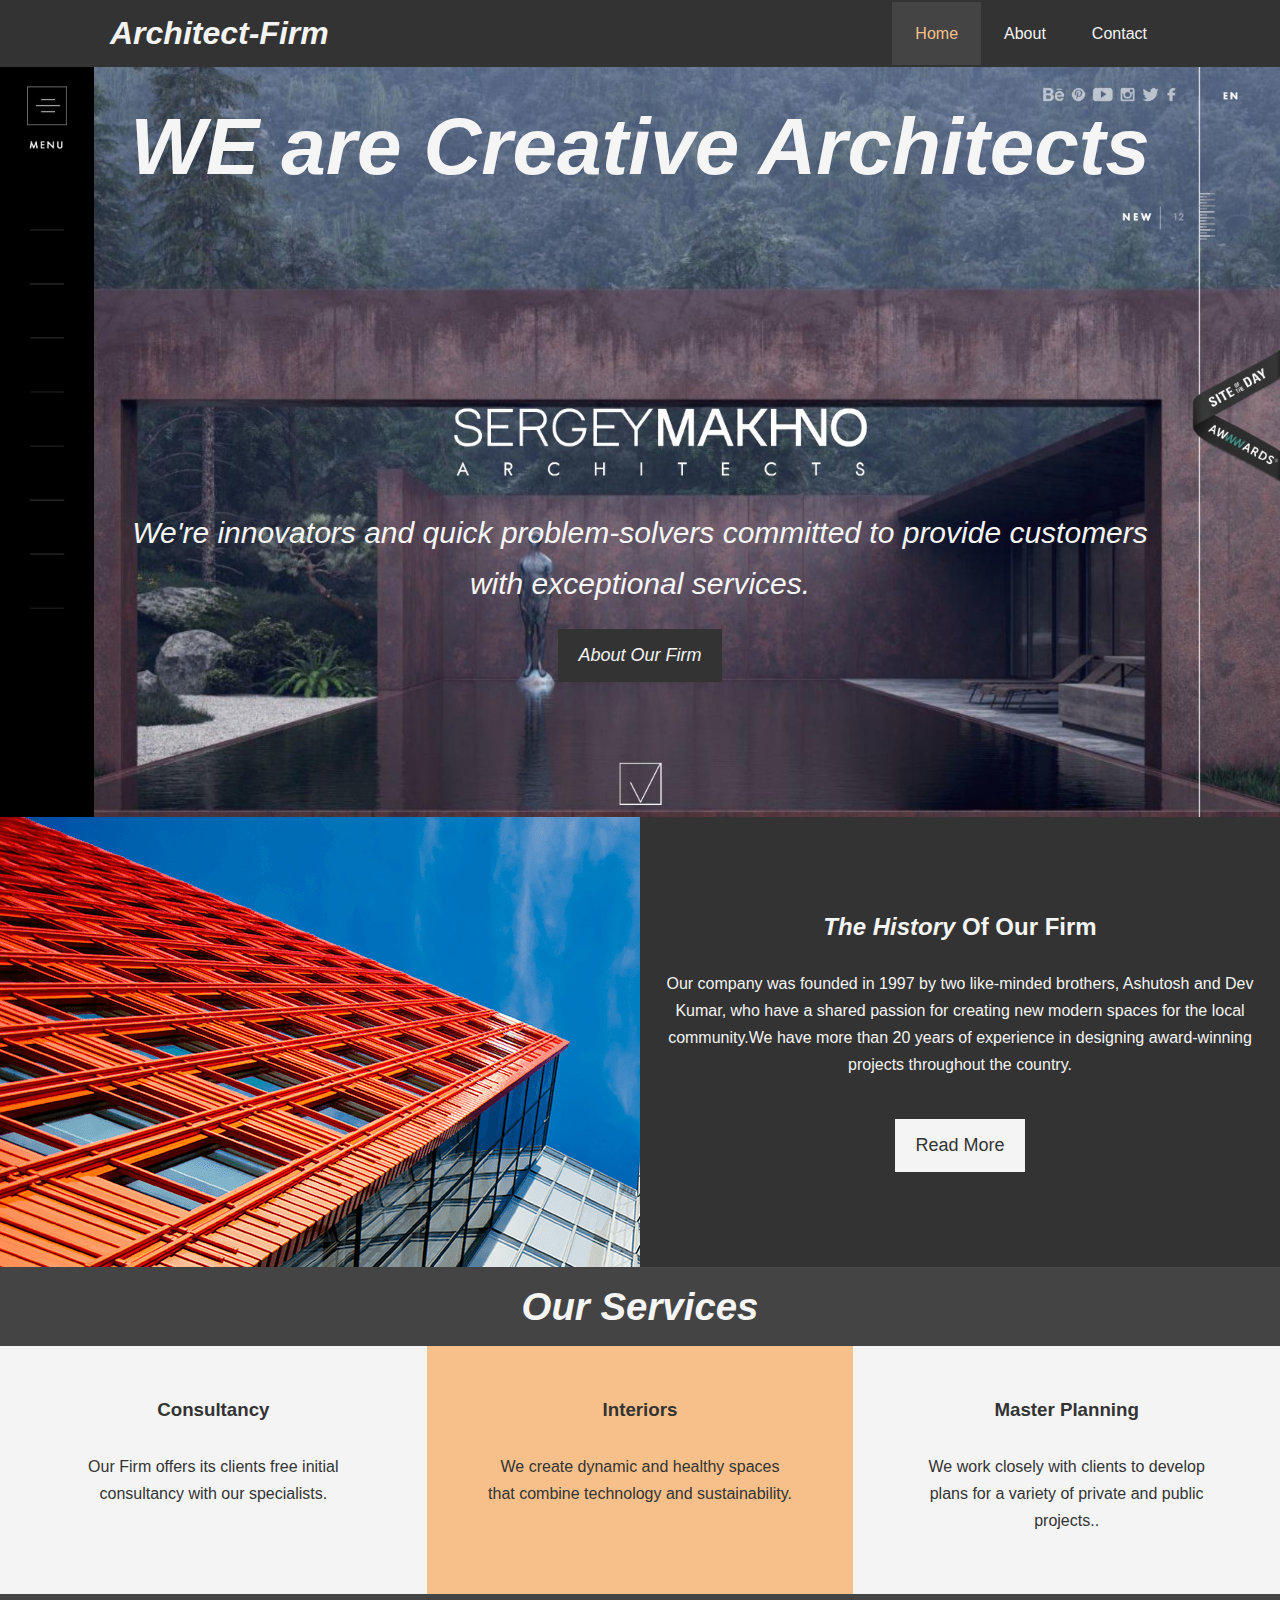
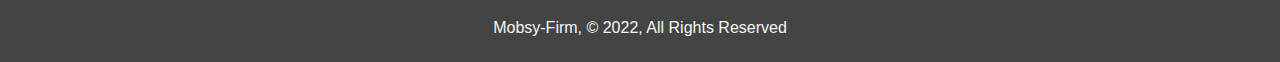
<file: index.html>
<!DOCTYPE html>
<html lang="en">
<head>
  <meta charset="UTF-8">
  <meta http-equiv="X-UA-Compatible" content="IE=edge">
  <meta name="viewport" content="width=device-width, initial-scale=1.0">
  <link rel="stylesheet" href="https://cdnjs.cloudflare.com/ajax/libs/font-awesome/5.15.3/css/all.min.css" integrity="sha512-iBBXm8fW90+nuLcSKlbmrPcLa0OT92xO1BIsZ+ywDWZCvqsWgccV3gFoRBv0z+8dLJgyAHIhR35VZc2oM/gI1w==" crossorigin="anonymous" referrerpolicy="no-referrer" />
  <link rel="stylesheet" href="css/main.css">
  <title>Architect-Firm | Home</title>
</head>
<body>
  <header>

    <!-- Navbar -->
    <nav id="navbar" class="bg-dark">
      <div class="container">
        <div class="flex-container-main">
          <h1 class="logo"><a href="index.html"><i>Architect-Firm</i></a></h1>
          <ul class="flex-container-li">
            <li><a class="current" href="index.html">Home</a></li>
            <li><a href="about.html">About</a></li>
            <li><a href="contact.html">Contact</a></li>
          </ul>
        </div>
      </div>
    </nav>

    <!-- Showcase -->
    <div id="showcase">
      <div class="container">
        <div class="flex-container-showcase">
          <h1>WE  <span class="text-secondary"></span> are Creative Architects</h1>
          <p>We're innovators and quick problem-solvers committed to provide customers with exceptional services.</p>
          <a href="about.html" class="btn-dark">About Our Firm</a>
        </div>
      </div>
    </div>
  </header>

  <!-- Home Info -->
  <section id="home-info" class="bg-dark">
    <div class="grid-container-home-info-main">
      <div class="info-img"></div>
      <div class="info-content">
        <h2><span class="text-secondary">The History</span> Of Our Firm</h2>
        <p>Our company was founded in 1997 by two like-minded brothers, Ashutosh and Dev Kumar, who have a shared passion for creating new modern spaces for the local community.We have more than 20 years of experience in designing award-winning projects throughout the country.</p>
        <a href="about.html" class="btn-light">Read More</a>
      </div>
    </div>
  </section>

  <!-- Features -->
  <section id="features">
    <h1 class="ok">Our Services</h1>
    <div class="grid-container-features">
      <div class="box bg-light con">
        <i class="fas fa-hotel fa-3x"></i>
        <h3>Consultancy</h3>
        <p>Our Firm offers its clients free initial consultancy with our specialists.</p>
      </div>
      <div class="box bg-secondary" id="put">
     
        <h3>Interiors</h3>
        <p>We create dynamic and healthy spaces that combine technology and sustainability.</p>
      </div>
      <div class="box bg-light">
        <!-- <i class="fas fa-dumbbell fa-3x"></i> -->
        <h3>Master Planning</h3>
        <p>We work closely with clients to develop plans for a variety of private and public projects..</p>
      </div>
    </div>
  </section>

  <footer id="main-footer">
    <p>Mobsy-Firm, &copy; 2022, All Rights Reserved</p>
  </footer>
</body>
</html>
</file>
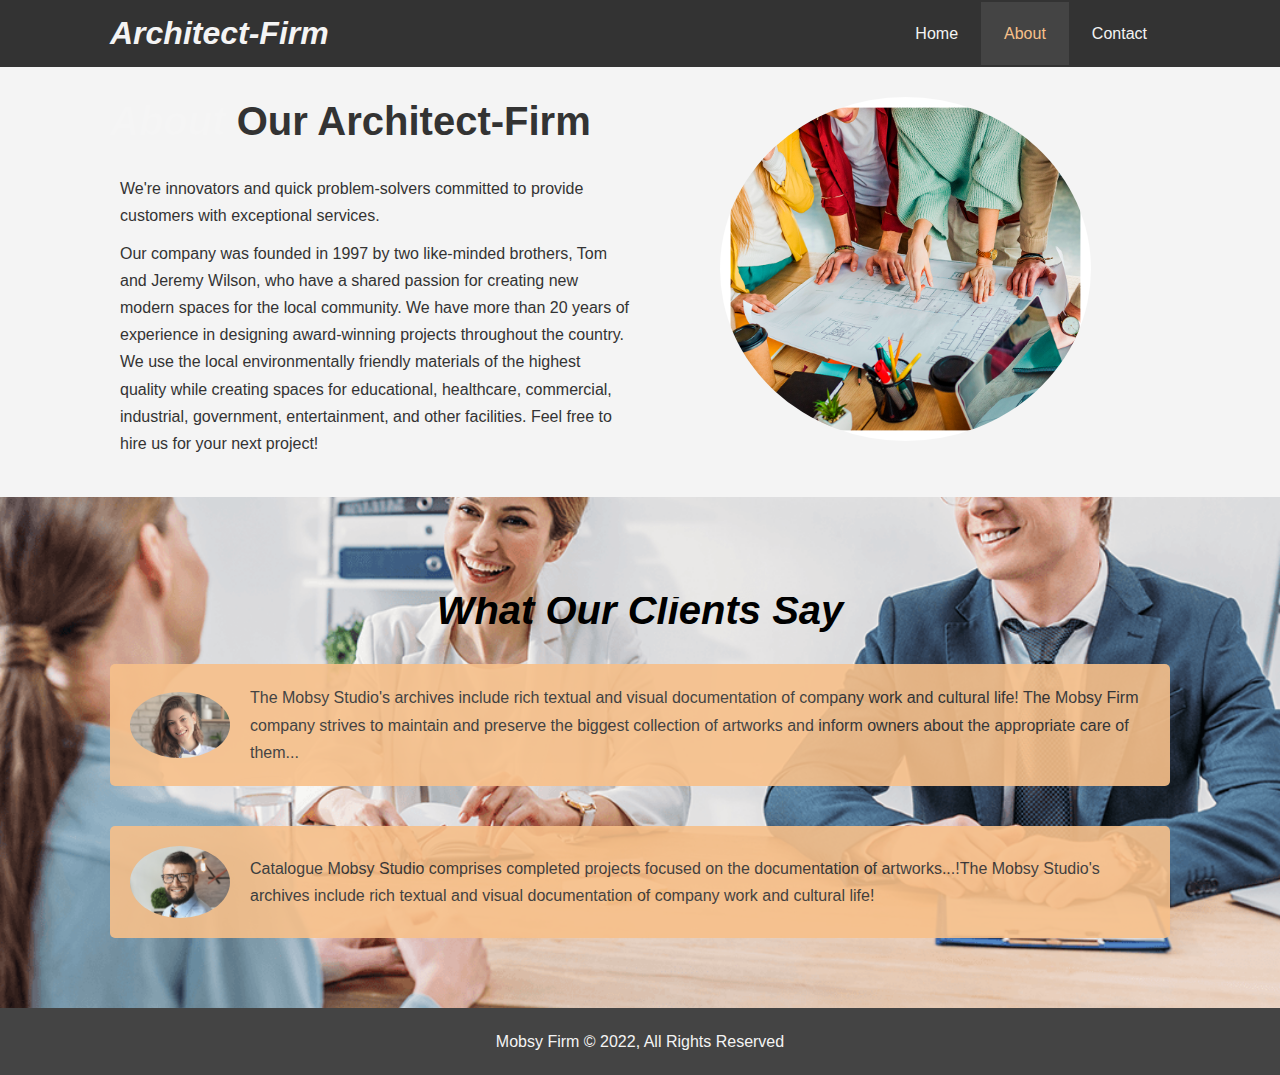
<file: about.html>
<!DOCTYPE html>
<html lang="en">
<head>
  <meta charset="UTF-8">
  <meta http-equiv="X-UA-Compatible" content="IE=edge">
  <meta name="viewport" content="width=device-width, initial-scale=1.0">
  <link rel="stylesheet" href="css/main.css">
  <title> Architect-Firm | About</title>
</head>
<body>
  <header>

    <!-- Navbar -->
    <nav id="navbar" class="bg-dark">
      <div class="container">
        <div class="flex-container-main">
          <h1 class="logo"><a href="index.html"><i>Architect-Firm</i></a></h1>
          <ul class="flex-container-li">
            <li><a href="index.html">Home</a></li>
            <li><a class="current" href="about.html">About</a></li>
            <li><a href="contact.html">Contact</a></li>
          </ul>
        </div>
      </div>
    </nav>
  </header>

  <!-- About Info -->
  <section id="about-info" class="bg-light py-3">
    <div class="container">
      <div class="grid-container-about-info">
        <div class="info-text">
          <h1 class="l-heading"><span class="text-secondary">About</span> Our Architect-Firm</h1>
          <p>We're innovators and quick problem-solvers committed to provide customers with exceptional services.</p>
          <p>
            Our company was founded in 1997 by two like-minded brothers, Tom and Jeremy Wilson, who have a shared passion for creating new modern spaces for the local community.
            We have more than 20 years of experience in designing award-winning projects throughout the country. We use the local environmentally friendly materials of the highest quality while creating spaces for educational, healthcare, commercial, industrial, government, entertainment, and other facilities. Feel free to hire us for your next project!</p>
        </div>
        <div class="info-image">
          <img src="./img/img1.png" alt="firm">
        </div>
      </div>
    </div>
  </section>
  
  <!-- Testimonials -->
  <section id="testimonials" class="py-3">
    <div class="container">
      <h2>What Our Clients Say</h2>
      <div class="flex-container-testimonials-main">
        <div class="testimonial bg-secondary">
          <img src="./img/person1.png" alt="person-1">
          <div>The Mobsy Studio's archives include rich textual and visual documentation of company work and cultural life! The Mobsy Firm company strives to maintain and preserve the biggest collection of artworks and inform owners about the appropriate care of them...</div>
        </div>
        <div class="testimonial bg-secondary">
          <img src="./img/person2.png" alt="person-2">
          <div>Catalogue Mobsy Studio comprises completed projects focused on the documentation of artworks...!The Mobsy Studio's archives include rich textual and visual documentation of company work and cultural life!</div>
        </div>
      </div>
    </div>
  </section>

  <footer id="main-footer">
    <p>Mobsy Firm &copy; 2022, All Rights Reserved</p>
  </footer>
</body>
</html>
</file>
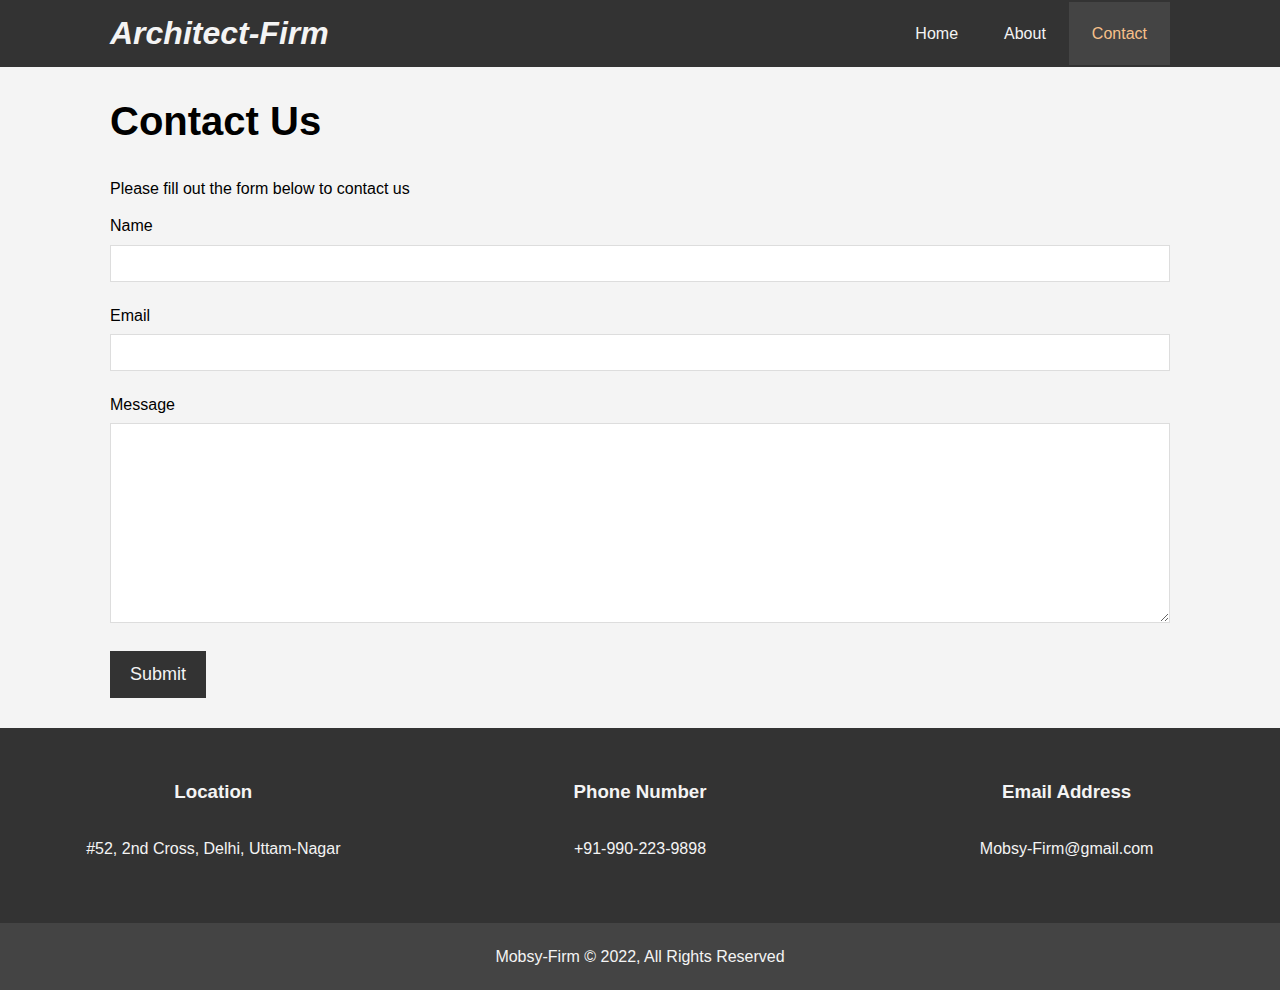
<file: contact.html>
<!DOCTYPE html>
<html lang="en">
<head>
  <meta charset="UTF-8">
  <meta http-equiv="X-UA-Compatible" content="IE=edge">
  <meta name="viewport" content="width=device-width, initial-scale=1.0">
  <link rel="stylesheet" href="https://cdnjs.cloudflare.com/ajax/libs/font-awesome/5.15.3/css/all.min.css" integrity="sha512-iBBXm8fW90+nuLcSKlbmrPcLa0OT92xO1BIsZ+ywDWZCvqsWgccV3gFoRBv0z+8dLJgyAHIhR35VZc2oM/gI1w==" crossorigin="anonymous" referrerpolicy="no-referrer" />
  <link rel="stylesheet" href="css/main.css">
  <title>Architect-Firm | Contact</title>
</head>
<body>
  <header>

    <!-- Navbar -->
    <nav id="navbar" class="bg-dark">
      <div class="container">
        <div class="flex-container-main">
          <h1 class="logo"><a href="index.html"><i>Architect-Firm</i></a></h1>
          <ul class="flex-container-li">
            <li><a href="index.html">Home</a></li>
            <li><a href="about.html">About</a></li>
            <li><a class="current" href="contact.html">Contact</a></li>
          </ul>
        </div>
      </div>
    </nav>
  </header>

  <!-- Contact Form -->
  <section id="contact-form" class="py-3">
    <div class="container">
      <h1 class="l-heading"><span class="text-secondary"></span>Contact Us</h1>
      <p>Please fill out the form below to contact us</p>

      <form name = "contact" >
       
        <div class="form-group">
          <label for="name">Name</label>
          <input type="text" name="name" id="name" required>
        </div>
        <div class="form-group">
          <label for="email">Email</label>
          <input type="email" name="email" id="email" required>
        </div>
        <div class="form-group">
          <label for="message">Message</label>
          <textarea name="message" id="message"></textarea> 
        </div>
        <div class="my-2">
          <a href="index.html"><button class="btn-dark" id="butn">Submit</button></a>
        </div>
      </form>
    </div>
  </section>

  <!-- Contact Info -->
  <section id="contact-info" class="bg-dark">
    <div class="grid-container-contact-info">
      <div class="box">
        <i class="fas fa-hotel fa-3x"></i>
        <h3>Location</h3>
        <p>#52, 2nd Cross, Delhi, Uttam-Nagar</p>
      </div>
      <div class="box">
        <i class="fas fa-phone fa-3x"></i>
        <h3>Phone Number</h3>
        <p>+91-990-223-9898</p>
      </div>
      <div class="box">
        <i class="fas fa-envelope fa-3x"></i>
        <h3>Email Address</h3>
        <p>Mobsy-Firm@gmail.com</p>
      </div>
    </div>
    </div>
  </section>

  <footer id="main-footer">
    <p>Mobsy-Firm &copy; 2022, All Rights Reserved</p>
  </footer>

</body>


</html>
</file>
<file: css/main.css>
* {
    margin: 0;
    padding: 0;
    -webkit-box-sizing: border-box;
            box-sizing: border-box;
  }
  
  body {
    font-family: 'Segoe UI', Tahoma, Geneva, Verdana, sans-serif;
    line-height: 1.7em;
  }
  
  a {
    color: #333;
    text-decoration: none;
  }
  
  h1, h2, h3 {
    padding-bottom: 20px;
  }
  
  p {
    margin: 10px;
  }
  
  .btn-light, .btn-dark {
    display: inline-block;
    font-size: 18px;
    padding: 13px 20px;
    border: none;
    cursor: pointer;
    text-decoration: none;
  }
  
  .container {
    margin: auto;
    max-width: 1100px;
    overflow: auto;
    padding: 0 20px;
  }
  
  .btn-light {
    background: #f4f4f4;
    color: #333;
  }
  
  .btn-dark {
    background: #333;
    color: #f4f4f4;
  }
  
  .bg-light {
    background: #f4f4f4;
    color: #333;
  }
  
  .bg-dark {
    background: #333;
    color: #f4f4f4;
  }
  
  .bg-secondary {
    background: #f7c08a;
    color: #333;
  }
  
  .py-1 {
    padding: 10px 0;
  }
  
  .py-2 {
    padding: 20px 0;
  }
  
  .py-3 {
    padding: 30px 0;
  }
  
  .text-secondary {
    color: whitesmoke;
    font-style: italic;
  }
  
  .l-heading {
    font-size: 40px;
    line-height: 1.2;
  }
  
  #navbar {
    color: #f4f4f4;
  }
  
  #navbar .container {
    overflow: hidden;
  }
  
  #navbar .flex-container-main {
    display: -webkit-box;
    display: -ms-flexbox;
    display: flex;
    -webkit-box-pack: justify;
        -ms-flex-pack: justify;
            justify-content: space-between;
  }
  
  #navbar .flex-container-main a {
    color: #f4f4f4;
  }
  
  #navbar .flex-container-main ul {
    list-style: none;
  }
  
  #navbar .flex-container-main h1 {
    padding-top: 20px;
  }
  
  #navbar .flex-container-li {
    display: -webkit-box;
    display: -ms-flexbox;
    display: flex;
    -webkit-box-pack: justify;
        -ms-flex-pack: justify;
            justify-content: space-between;
    padding-top: 20px;
  }
  
  #navbar .flex-container-li a {
    padding: 23px;
    text-align: center;
  }
  
  #navbar .flex-container-li a:hover,
  #navbar .flex-container-li a.current {
    background: #444;
    color: #f7c08a;
  }
  
  #showcase {
    background: url("../img/img4.jpg") no-repeat center center/cover;
    height: 750px;
  }
  .put{
    background-image: url("../img/img1.png") ;
  }
  #showcase .flex-container-showcase {
    color:  whitesmoke;
    display: -webkit-box;
    display: -ms-flexbox;
    display: flex;
    font-style: italic;
    -webkit-box-orient: vertical;
    -webkit-box-direction: normal;
        -ms-flex-direction: column;
            flex-direction: column;
    -webkit-box-pack: center;
        -ms-flex-pack: center;
            justify-content: center;
    -webkit-box-align: center;
        -ms-flex-align: center;
            align-items: center;
    padding-top: 20px;
  }
  
  #showcase .flex-container-showcase h1 {
    font-size: 80px;
    line-height: 1.5em;
  }
  
  #showcase .flex-container-showcase p {
    font-size: 30px;
    padding-top: 270px;
    text-align: center;
    color: whitesmoke;
    padding-bottom: 10px;
    line-height: 1.7em;
  }
  
  #showcase .flex-container-showcase a.btn-dark:hover {
    background: #f7c08a;
    color: #333;
    padding-bottom: 30px;
  }
  
  #home-info {
    background: #333;
    color: #f4f4f4;
    height: 450px;
  }
  .ok{
    text-align: center;
    font-style: italic;
    font-size: 3vw;
    padding: 2vw;
    background-color: #444;
    color: whitesmoke;
  }
  #home-info .grid-container-home-info-main {
    display: -ms-grid;
    display: grid;
    -ms-grid-columns: (1fr);
        grid-template-columns: repeat(2, 1fr);
  }
  
  #home-info .info-img {
    background: url("../img/img3.png") no-repeat;
    min-height: 100%;
  }
  
  #home-info .info-content {
    display: -webkit-box;
    display: -ms-flexbox;
    display: flex;
    -webkit-box-orient: vertical;
    -webkit-box-direction: normal;
        -ms-flex-direction: column;
            flex-direction: column;
    -webkit-box-pack: center;
        -ms-flex-pack: center;
            justify-content: center;
    -webkit-box-align: center;
        -ms-flex-align: center;
            align-items: center;
    height: 450px;
    text-align: center;
    overflow: hidden;
  }
  
  #home-info .info-content p {
    padding-bottom: 30px;
  }
  
  #home-info .info-content a.btn-light:hover {
    background: #f7c08a;
    
  }
  
  #features .grid-container-features {
    display: -ms-grid;
    display: grid;
    -ms-grid-columns: (1fr);
        grid-template-columns: repeat(3, 1fr);
  }
  
  #features .grid-container-features .box {
    padding: 50px;
    text-align: center;
  }
  
  #features .grid-container-features .box i {
    margin-bottom: 10px;
  }
  
  #about-info .grid-container-about-info {
    display: -ms-grid;
    display: grid;
    -ms-grid-columns: (1fr);
        grid-template-columns: repeat(2, 1fr);
  }
  
  #about-info .info-image img {
    display: block;
    margin: auto;
    width: 70%;
    border-radius: 50%;
  }
  
  #testimonials {
    height: 100%;
    background: url(../img/img9.png) no-repeat center center/cover;
    padding-top: 100px;
  }
  
  #testimonials h2 {
    color: black;
    font-style: italic;
    text-align: center;
    font-size: 40px;
    padding-bottom: 40px;
  }
  
  #testimonials .testimonial {
    display: -webkit-box;
    display: -ms-flexbox;
    display: flex;
    -webkit-box-pack: justify;
        -ms-flex-pack: justify;
            justify-content: space-between;
    -webkit-box-align: center;
        -ms-flex-align: center;
            align-items: center;
    padding: 20px;
    margin-bottom: 40px;
    border-radius: 5px;
    opacity: 0.9;
  }
  
  #testimonials .testimonial img {
    width: 100px;
    margin-right: 20px;
    border-radius: 50%;
  }
  
  #contact-form {
    background: #f4f4f4;
  }
  
  #contact-form p {
    margin-left: 0px;
  }
  
  #contact-form .form-group {
    margin-bottom: 20px;
  }
  
  #contact-form .form-group label {
    display: block;
    margin-bottom: 5px;
  }
  
  #contact-form .form-group input,
  #contact-form .form-group textarea {
    width: 100%;
    padding: 10px;
    border: 1px solid #ddd;
  }
  
  #contact-form .form-group textarea {
    height: 200px;
  }
  
  #contact-form .form-group input:focus,
  #contact-form .form-group textarea:focus {
    outline: none;
    border-color: #f7c08a;
  }
  
  #contact-form button:hover {
    background: #f7c08a;
    color: #333;
  }
  
  #contact-info .grid-container-contact-info {
    display: -ms-grid;
    display: grid;
    -ms-grid-columns: (1fr);
   grid-template-columns: repeat(3, 1fr);
  }
  
  #contact-info .grid-container-contact-info .box {
    padding: 50px;
    text-align: center;
  }
  
  #contact-info .grid-container-contact-info .box i {
    margin-bottom: 10px;
  }
  
  #main-footer {
    text-align: center;
    background: #444;
    color: #f4f4f4;
    padding: 10px;
  }
  
  @media (max-width: 768px) {
    #navbar .flex-container-main {
      -webkit-box-orient: vertical;
      -webkit-box-direction: normal;
          -ms-flex-direction: column;
              flex-direction: column;
      -webkit-box-pack: center;
          -ms-flex-pack: center;
              justify-content: center;
      -webkit-box-align: center;
          -ms-flex-align: center;
              align-items: center;
    }
    #navbar .flex-container-main h1 {
      text-align: center;
      padding-bottom: 0px;
    }
    #navbar .flex-container-li {
      -webkit-box-orient: vertical;
      -webkit-box-direction: normal;
          -ms-flex-direction: column;
              flex-direction: column;
      -webkit-box-pack: center;
          -ms-flex-pack: center;
              justify-content: center;
      -webkit-box-align: center;
          -ms-flex-align: center;
              align-items: center;
      width: 100%;
    }
    #navbar .flex-container-li a {
      padding: 10px;
      margin-bottom: 10px;
      border-bottom: #444 dotted 1px;
      width: 100%;
    }
    #navbar .flex-container-li li {
      width: 100%;
      display: -webkit-box;
      display: -ms-flexbox;
      display: flex;
      -webkit-box-pack: center;
          -ms-flex-pack: center;
              justify-content: center;
      -webkit-box-orient: horizontal;
      -webkit-box-direction: normal;
          -ms-flex-direction: row;
              flex-direction: row;
    }
    #showcase {
      height: 100%;
    }
    #showcase .flex-container-showcase {
      padding-top: 70px;
      padding-bottom: 30px;
    }
    #showcase .flex-container-showcase h1 {
      text-align: center;
    }
    #home-info .grid-container-home-info-main {
      -ms-grid-columns: 1fr;
          grid-template-columns: 1fr;
    }
    #home-info .info-img {
      display: none;
    }
    #features .grid-container-features {
      -ms-grid-columns: 1fr;
          grid-template-columns: 1fr;
    }
    #about-info .grid-container-about-info {
      -ms-grid-columns: 1fr;
          grid-template-columns: 1fr;
    }
    #about-info .info-text {
      margin-bottom: 20px;
    }
    #about-info .info-text h1 {
      text-align: center;
    }
    #testimonials {
      padding-top: 50px;
    }
    #testimonials h2 {
      line-height: 1.2;
    }
    #testimonials .testimonial {
      -webkit-box-orient: vertical;
      -webkit-box-direction: normal;
          -ms-flex-direction: column;
              flex-direction: column;
    }
    #testimonials .testimonial img {
      margin-bottom: 15px;
    }
    #contact-info .grid-container-contact-info {
      -ms-grid-columns: 1fr;
          grid-template-columns: 1fr;
    }
    #contact-info .box {
      border-bottom: #444 dotted 1px;
    }
  }
</file>
